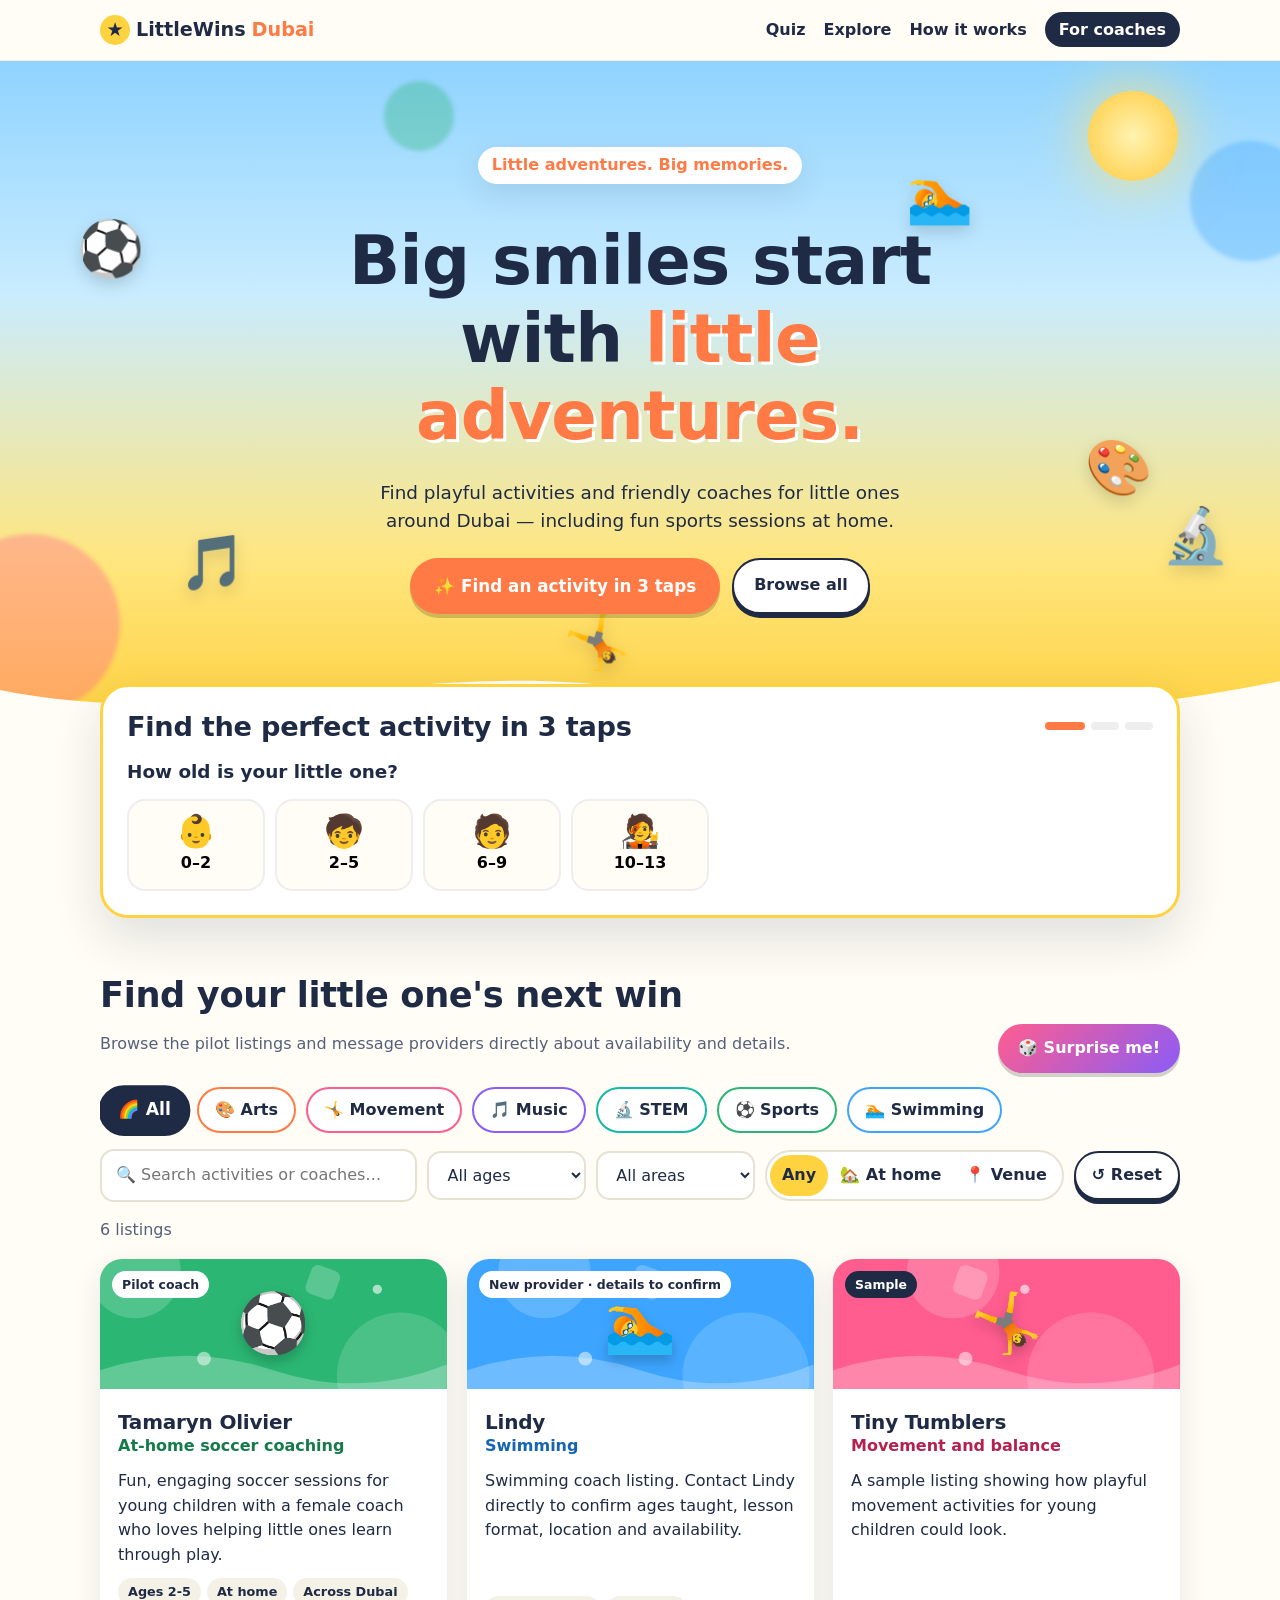
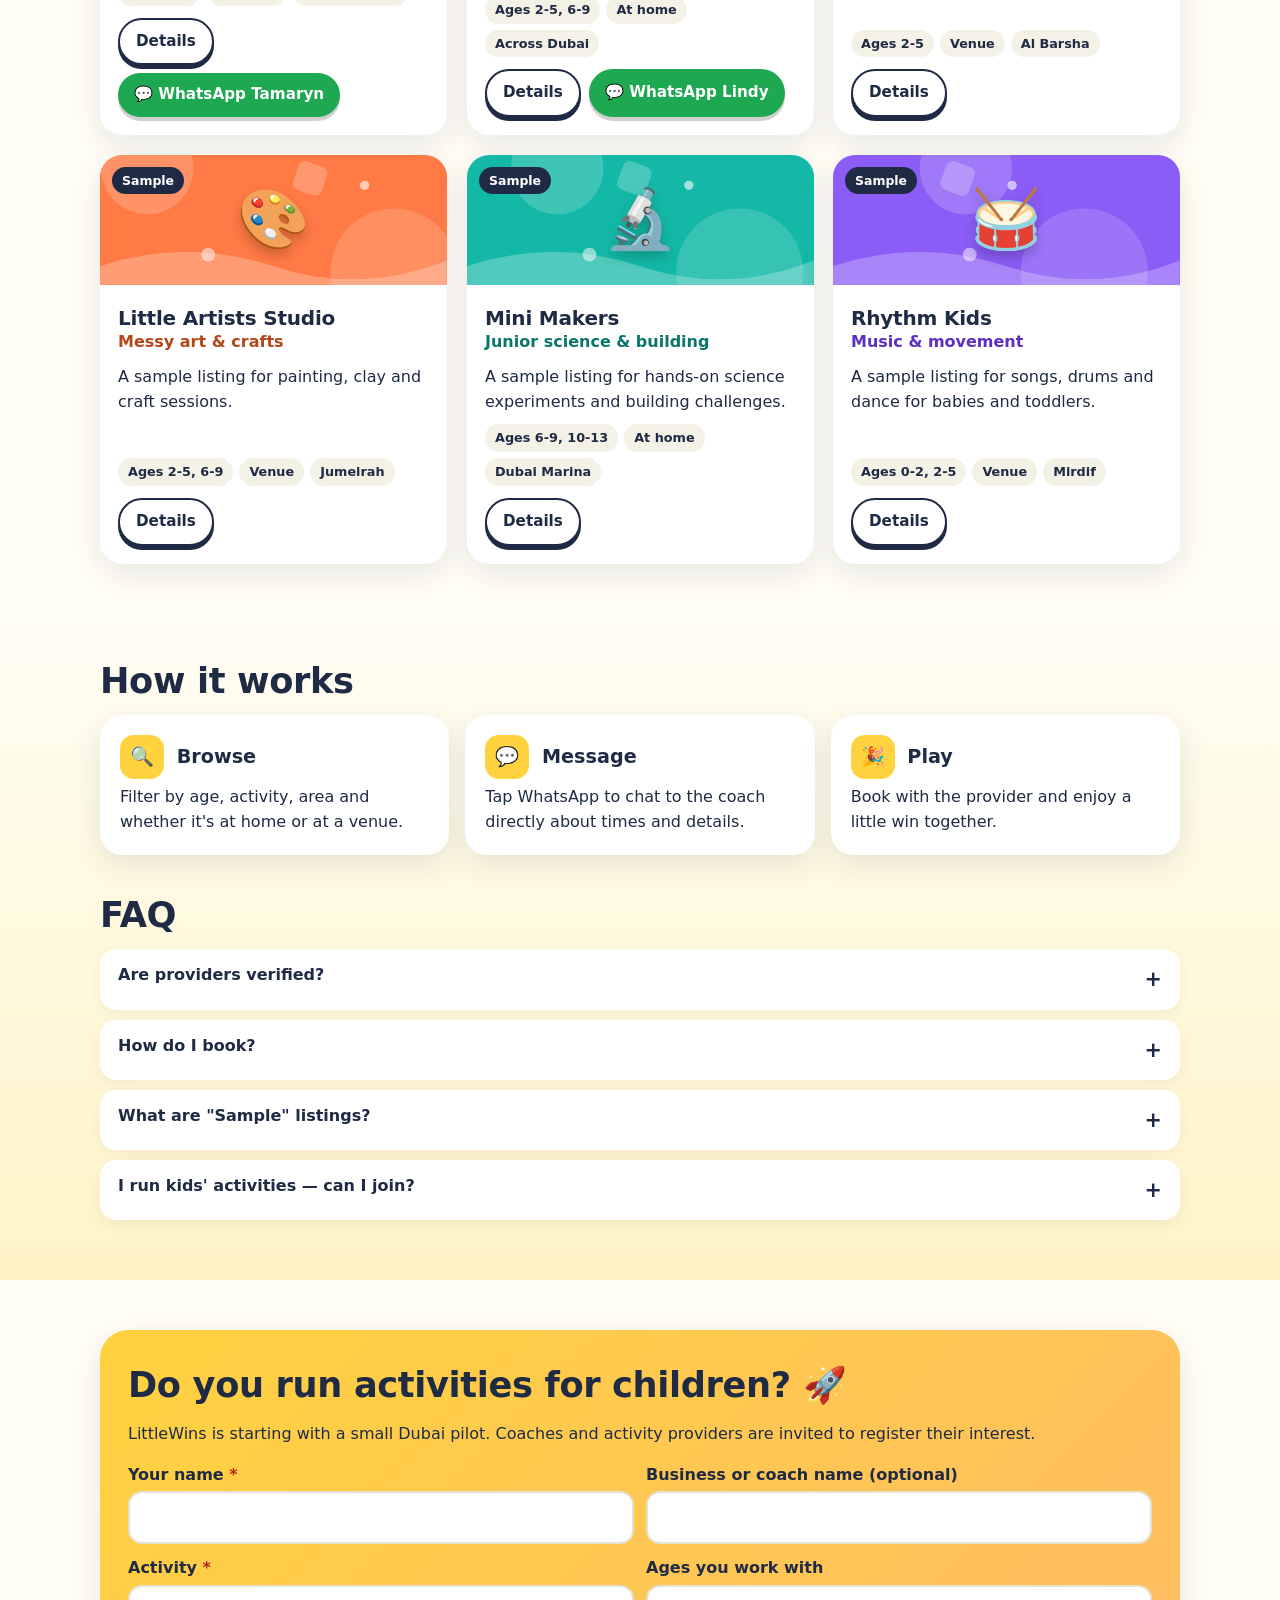
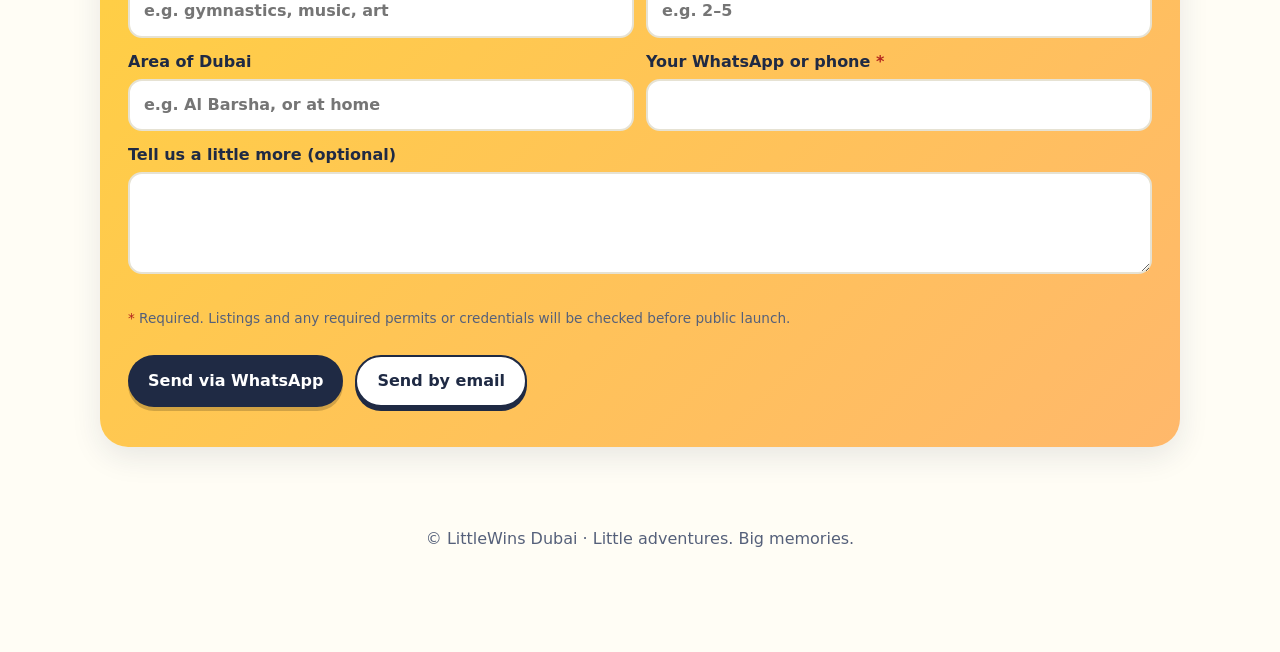
<file: index.html>
<!doctype html><html lang="en"><head><meta charset="utf-8">
<meta name="viewport" content="width=device-width,initial-scale=1,viewport-fit=cover">
<title>LittleWins Dubai — Fun kids' activities & coaches in Dubai</title>
<meta name="description" content="Find playful activities and friendly coaches for little ones around Dubai, including sports sessions at home. Little adventures. Big memories.">
<meta name="theme-color" content="#FFD23F">
<meta property="og:type" content="website"><meta property="og:title" content="LittleWins Dubai">
<meta property="og:description" content="Little adventures. Big memories. Find fun kids' activities and coaches around Dubai.">
<meta property="og:image" content="og.png"><meta name="twitter:card" content="summary_large_image">
<link rel="icon" href="data:image/svg+xml,<svg xmlns='http://www.w3.org/2000/svg' viewBox='0 0 100 100'><text y='.9em' font-size='90'>⚽</text></svg>">
<link rel="stylesheet" href="style.css"></head><body>
<a class="skip" href="#browse">Skip to activities</a>
<header class="top"><div class="wrap bar"><a href="#" class="logo"><span class="lg-dot" aria-hidden="true">★</span>LittleWins <span>Dubai</span></a>
<nav aria-label="Main"><a href="#quiz">Quiz</a><a href="#browse">Explore</a><a href="#how">How it works</a><a href="#join" class="pill">For coaches</a></nav></div></header>
<main>
<section class="hero" id="top">
<div class="sky" aria-hidden="true"><span class="sun"></span><span class="cloud c1"></span><span class="cloud c2"></span>
<span class="fl f1" data-depth="0.3">⚽</span><span class="fl f2" data-depth="0.6">🎨</span><span class="fl f3" data-depth="0.4">🎵</span><span class="fl f4" data-depth="0.7">🏊</span><span class="fl f5" data-depth="0.5">🤸</span><span class="fl f6" data-depth="0.35">🔬</span>
<span class="blob b1"></span><span class="blob b2"></span><span class="blob b3"></span></div>
<div class="wrap hero-in">
<p class="kicker">Little adventures. Big memories.</p>
<h1 class="pop-words" aria-label="Big smiles start with little adventures."><span>Big</span> <span>smiles</span> <span>start</span> <span>with</span> <span class="hl">little</span> <span class="hl">adventures.</span></h1>
<p class="lead">Find playful activities and friendly coaches for little ones around Dubai — including fun sports sessions at home.</p>
<div class="cta"><a class="btn big" href="#quiz">✨ Find an activity in 3 taps</a><a class="btn ghost" href="#browse">Browse all</a></div>
</div>
<svg class="wave" viewBox="0 0 1440 80" preserveAspectRatio="none" aria-hidden="true"><path d="M0 40 C 240 90 480 0 720 40 S 1200 80 1440 30 V80 H0Z" fill="#FFFDF5"/></svg>
</section>

<section id="quiz" class="wrap reveal"><div class="quiz">
<div class="qhead"><h2>Find the perfect activity in 3 taps</h2><div class="dots" aria-hidden="true"><i></i><i></i><i></i></div></div>
<div class="qstep" data-step="0"><p class="qq">How old is your little one?</p><div class="opts">
<button type="button" data-v="0-2"><b>👶</b>0–2</button><button type="button" data-v="2-5"><b>🧒</b>2–5</button><button type="button" data-v="6-9"><b>🧑</b>6–9</button><button type="button" data-v="10-13"><b>🧑‍🎤</b>10–13</button></div></div>
<div class="qstep" data-step="1" hidden><p class="qq">What do they love?</p><div class="opts" id="qcats"></div></div>
<div class="qstep" data-step="2" hidden><p class="qq">At home or out and about?</p><div class="opts">
<button type="button" data-v="At home"><b>🏡</b>At home</button><button type="button" data-v="Venue"><b>📍</b>Out at a venue</button><button type="button" data-v=""><b>🤷</b>Either</button></div></div>
<div class="qstep" data-step="3" hidden><p class="qq" id="qres" aria-live="polite"></p><div class="cta"><a class="btn" href="#browse">See matches ↓</a><button type="button" class="btn ghost" id="qagain">Start again</button></div></div>
</div></section>

<section id="browse" class="wrap reveal"><div class="bhead"><div><h2>Find your little one's next win</h2>
<p class="muted">Browse the pilot listings and message providers directly about availability and details.</p></div>
<button type="button" id="surprise" class="btn surprise">🎲 Surprise me!</button></div>
<div class="cats" id="cats" role="group" aria-label="Category"></div>
<div class="filters">
<label class="full"><span class="sr">Search</span><input id="q" type="search" placeholder="🔍 Search activities or coaches…"></label>
<label><span class="sr">Age</span><select id="age"><option value="">All ages</option><option value="0-2">0–2 yrs</option><option value="2-5">2–5 yrs</option><option value="6-9">6–9 yrs</option><option value="10-13">10–13 yrs</option></select></label>
<label><span class="sr">Area</span><select id="area"><option value="">All areas</option></select></label>
<div class="seg" role="group" aria-label="Where"><button type="button" data-s="" aria-pressed="true">Any</button><button type="button" data-s="At home" aria-pressed="false">🏡 At home</button><button type="button" data-s="Venue" aria-pressed="false">📍 Venue</button></div>
<button type="button" id="reset" class="btn ghost reset">↺ Reset</button>
</div>
<p id="count" class="muted" aria-live="polite"></p>
<div id="list" class="grid"></div></section>

<section id="how" class="band"><div class="wrap"><h2 class="reveal">How it works</h2><ol class="steps">
<li class="reveal"><b><em>🔍</em> Browse</b><span>Filter by age, activity, area and whether it's at home or at a venue.</span></li>
<li class="reveal"><b><em>💬</em> Message</b><span>Tap WhatsApp to chat to the coach directly about times and details.</span></li>
<li class="reveal"><b><em>🎉</em> Play</b><span>Book with the provider and enjoy a little win together.</span></li></ol>
<h2 class="reveal">FAQ</h2><div class="faq reveal">
<details><summary>Are providers verified?</summary><p>We're a small pilot. Always ask providers about their experience, any required permits and safeguarding before booking.</p></details>
<details><summary>How do I book?</summary><p>Message the provider on WhatsApp. Bookings and arrangements are made directly with them.</p></details>
<details><summary>What are "Sample" listings?</summary><p>They show how listings will look. They aren't real providers and can't be booked.</p></details>
<details><summary>I run kids' activities — can I join?</summary><p>Yes! Fill in the short form below and we'll be in touch.</p></details></div>
</div></section>

<section id="join" class="wrap reveal"><div class="join"><h2>Do you run activities for children? 🚀</h2>
<p>LittleWins is starting with a small Dubai pilot. Coaches and activity providers are invited to register their interest.</p>
<form id="form" novalidate>
<label>Your name <span class="req" aria-hidden="true">*</span><input name="name" required aria-required="true" autocomplete="name"></label>
<label>Business or coach name (optional)<input name="business"></label>
<label>Activity <span class="req" aria-hidden="true">*</span><input name="activity" required aria-required="true" placeholder="e.g. gymnastics, music, art"></label>
<label>Ages you work with<input name="ages" placeholder="e.g. 2–5"></label>
<label>Area of Dubai<input name="area" placeholder="e.g. Al Barsha, or at home"></label>
<label>Your WhatsApp or phone <span class="req" aria-hidden="true">*</span><input name="phone" required aria-required="true" type="tel" autocomplete="tel"></label>
<label class="full">Tell us a little more (optional)<textarea name="notes" rows="3"></textarea></label>
<p class="muted small full"><span class="req">*</span> Required. Listings and any required permits or credentials will be checked before public launch.</p>
<div class="cta full"><button class="btn" type="submit" data-via="wa">Send via WhatsApp</button><button class="btn ghost" type="submit" data-via="mail">Send by email</button></div>
<p id="err" class="err full" role="alert"></p></form>
<div id="thanks" class="thanks" hidden tabindex="-1"><div class="big-emoji" aria-hidden="true">🎉</div><h3>Thank you!</h3><p>Your details are ready to send — just press send in the app that opened. We'll be in touch soon.</p></div>
</div></section>
</main>
<dialog id="dlg" aria-labelledby="dlg-t"><div id="dlg-body"></div><button class="close" aria-label="Close">✕</button></dialog>
<footer class="wrap foot">© LittleWins Dubai · Little adventures. Big memories.</footer>
<nav class="dock" aria-label="Quick actions"><a href="#browse"><b>🔍</b>Explore</a><a href="#quiz"><b>✨</b>Quiz</a><button type="button" id="dock-surprise"><b>🎲</b>Surprise</button><a href="#join"><b>🙋</b>Join</a></nav>
<canvas id="confetti" aria-hidden="true"></canvas>
<script src="data.js"></script><script src="app.js"></script></body></html>
</file>
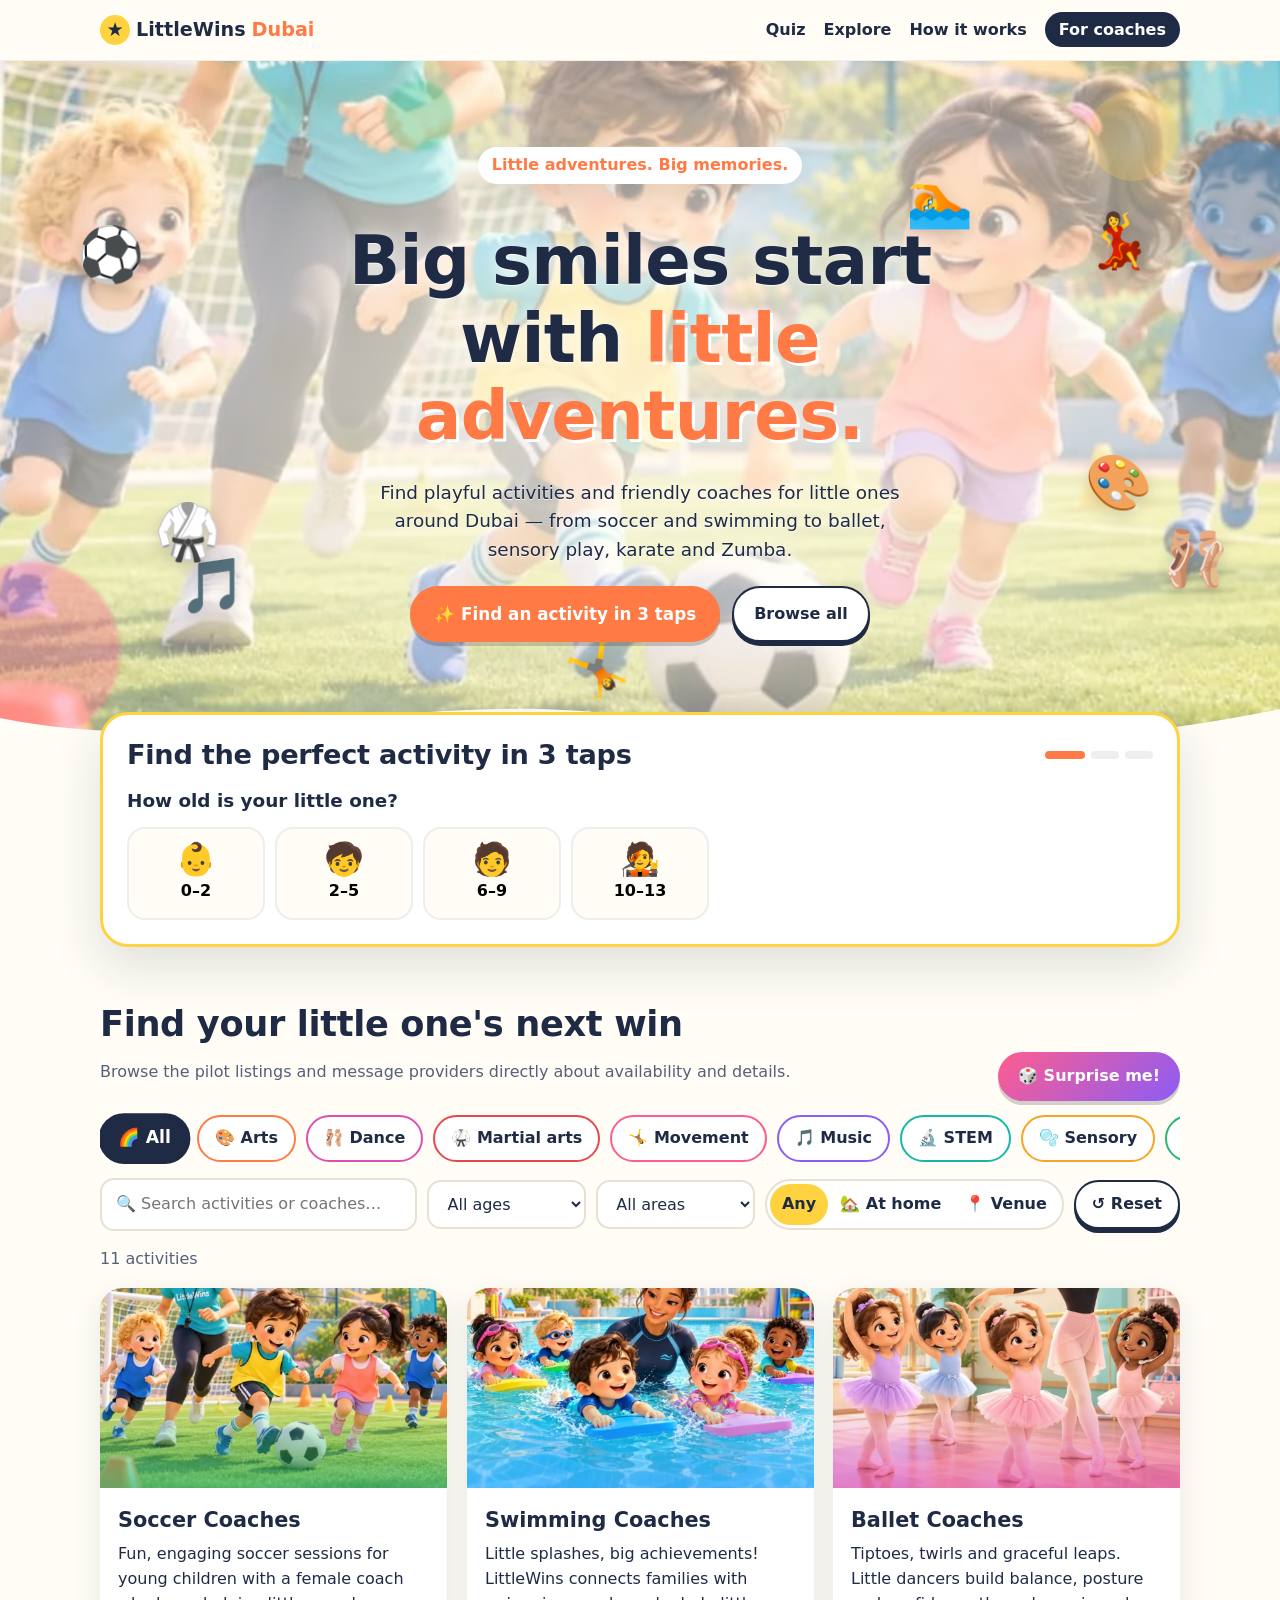
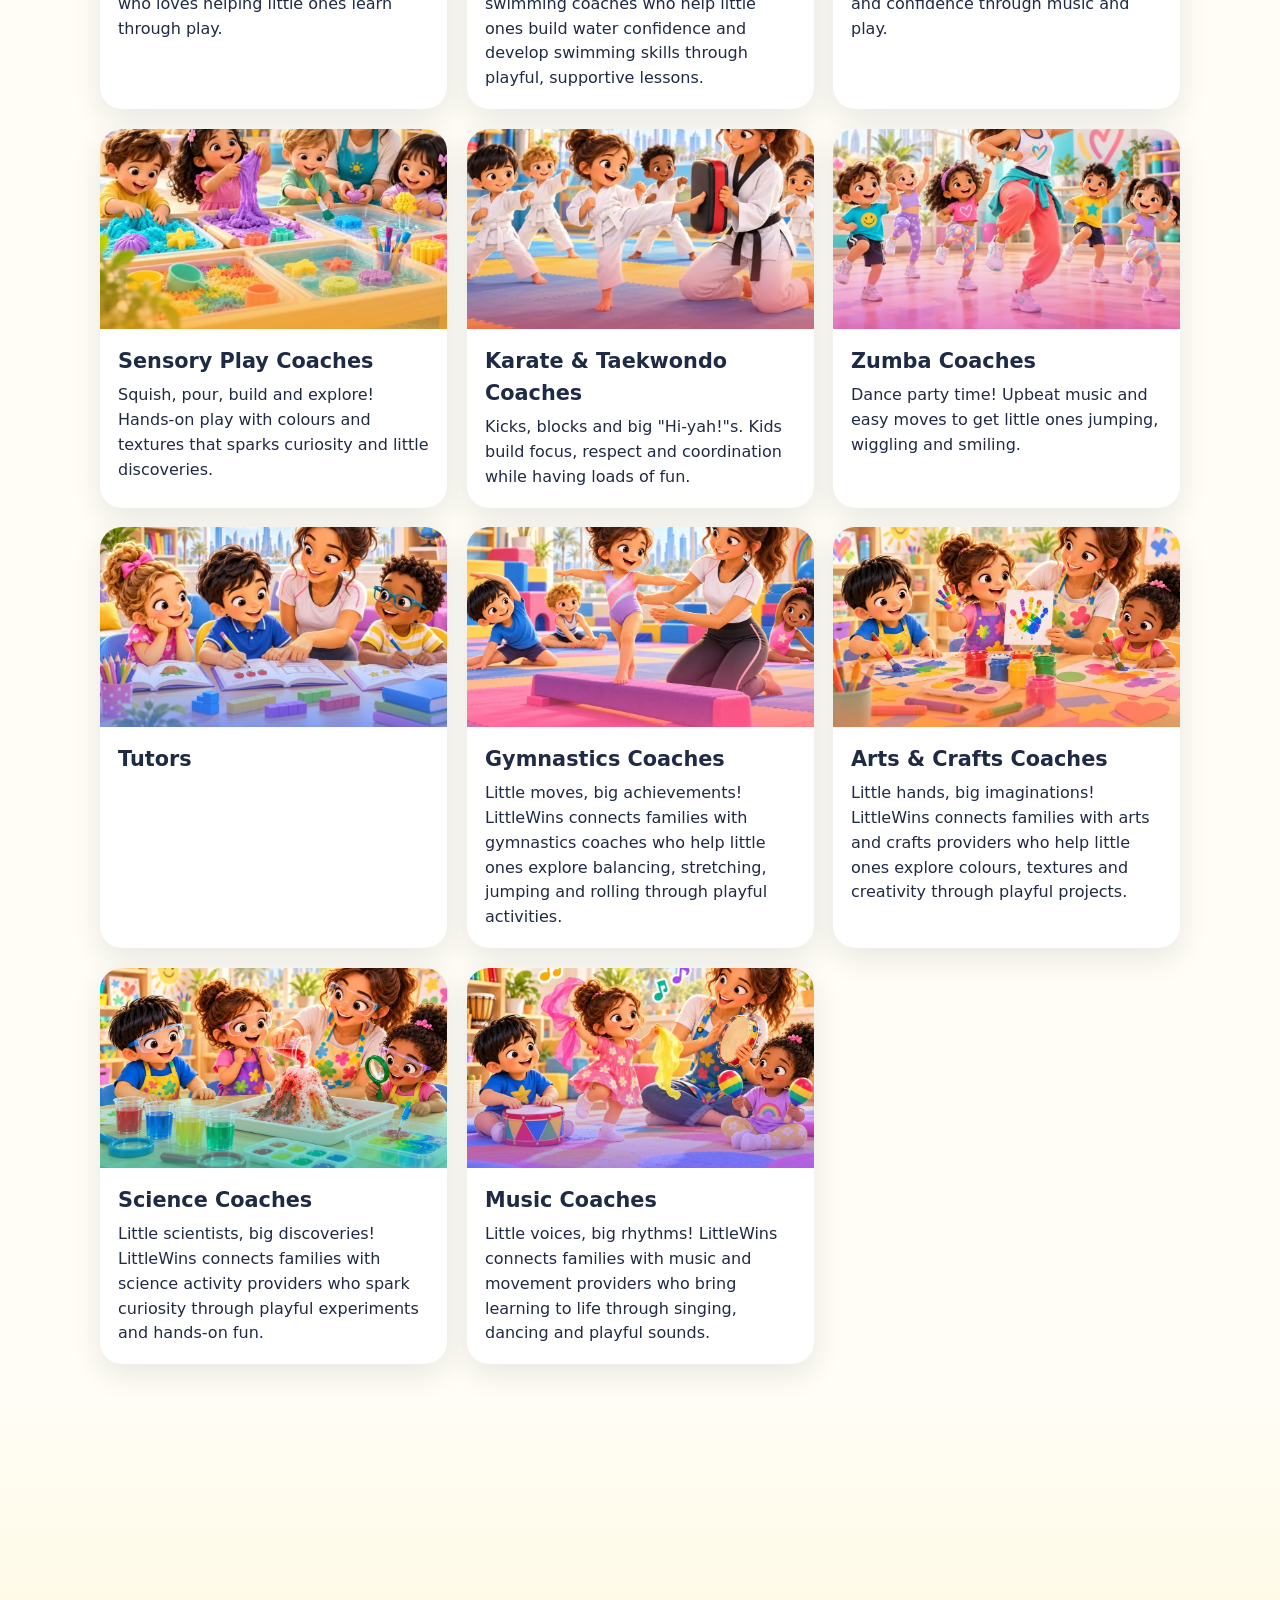
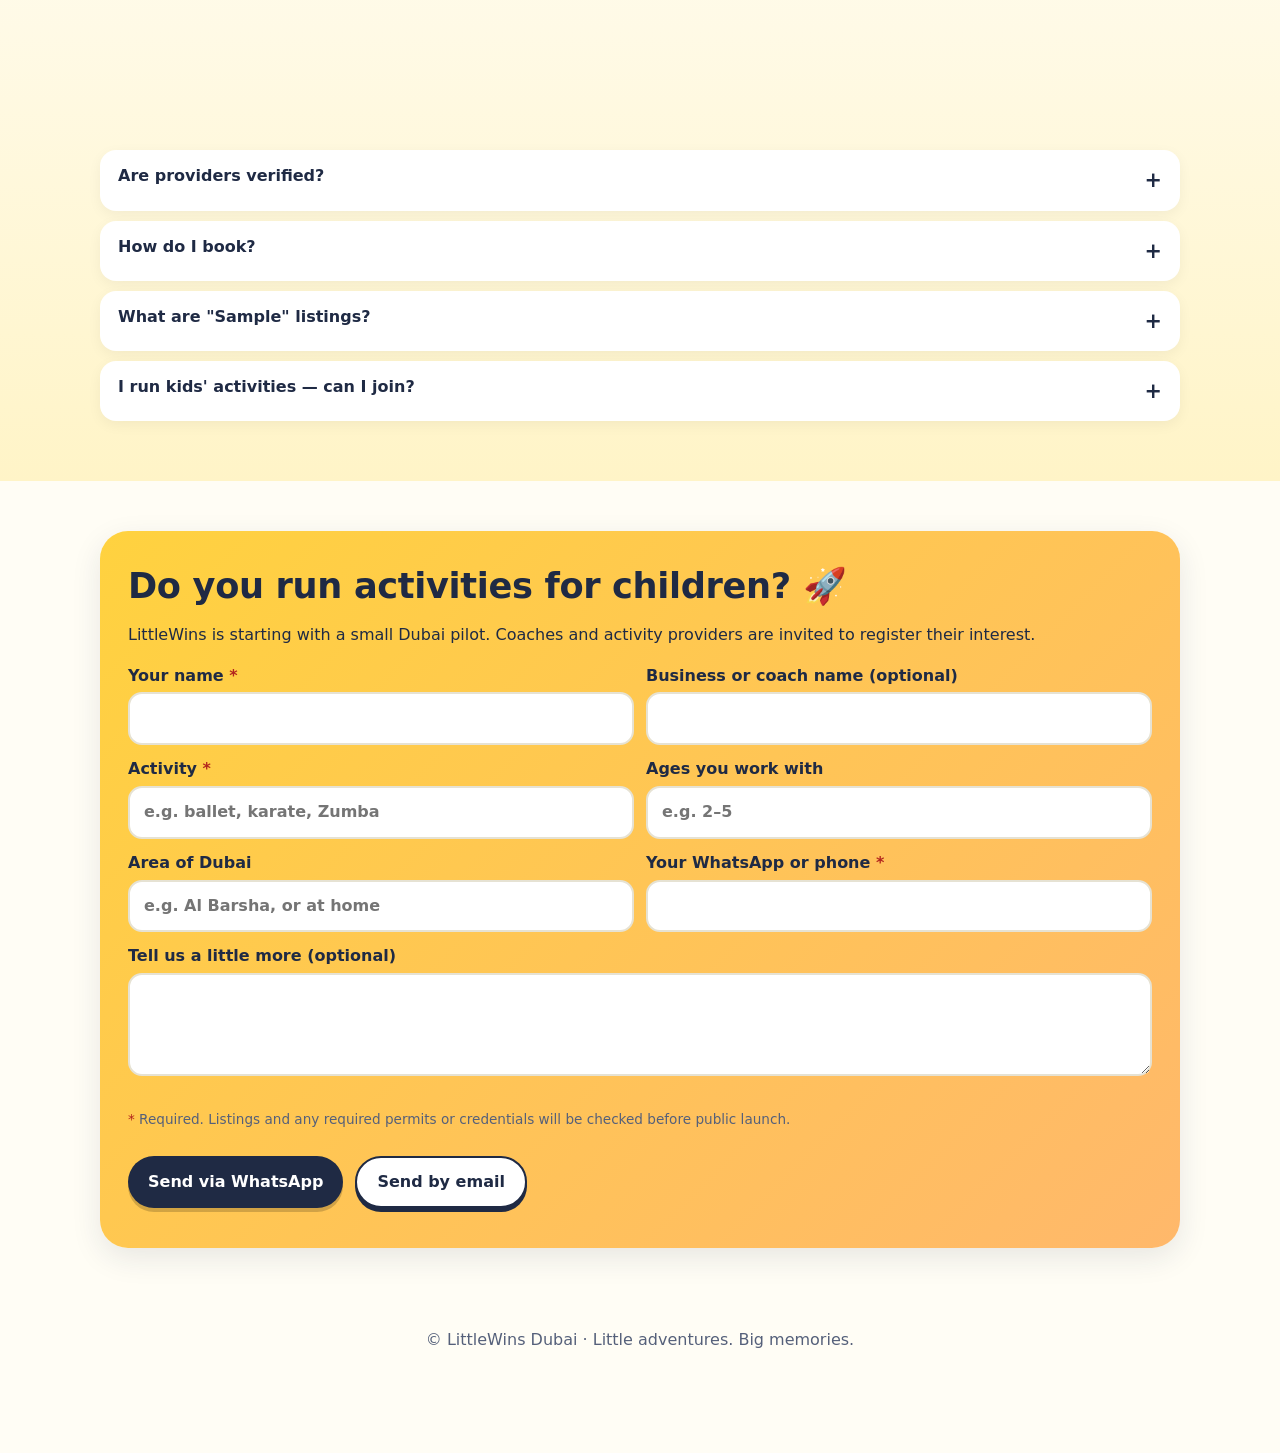
<file: preview/index.html>
<!doctype html><html lang="en"><head><meta charset="utf-8"><meta name="robots" content="noindex">
<meta name="viewport" content="width=device-width,initial-scale=1,viewport-fit=cover">
<title>LittleWins Dubai — Fun kids' activities & coaches in Dubai</title>
<meta name="description" content="Find playful activities and friendly coaches for little ones around Dubai, including sports sessions at home. Little adventures. Big memories.">
<meta name="theme-color" content="#FFD23F">
<meta property="og:type" content="website"><meta property="og:title" content="LittleWins Dubai">
<meta property="og:description" content="Little adventures. Big memories. Find fun kids' activities and coaches around Dubai.">
<meta property="og:image" content="../og.png"><meta name="twitter:card" content="summary_large_image">
<link rel="icon" href="data:image/svg+xml,<svg xmlns='http://www.w3.org/2000/svg' viewBox='0 0 100 100'><text y='.9em' font-size='90'>⚽</text></svg>">
<link rel="stylesheet" href="style.css"></head><body>
<a class="skip" href="#browse">Skip to activities</a>
<header class="top"><div class="wrap bar"><a href="#" class="logo"><span class="lg-dot" aria-hidden="true">★</span>LittleWins <span>Dubai</span></a>
<nav aria-label="Main"><a href="#quiz">Quiz</a><a href="#browse">Explore</a><a href="#how">How it works</a><a href="#join" class="pill">For coaches</a></nav></div></header>
<main>
<section class="hero" id="top">
<div class="hero-bg" aria-hidden="true"><span class="slide" style="background-image:url(img/soccer.webp)"></span><span class="slide" style="background-image:url(img/ballet.webp)"></span><span class="slide" style="background-image:url(img/swimming.webp)"></span><span class="slide" style="background-image:url(img/karate.webp)"></span><span class="slide" style="background-image:url(img/zumba.webp)"></span><span class="slide" style="background-image:url(img/sensory.webp)"></span><span class="slide" style="background-image:url(img/gymnastics.webp)"></span><span class="slide" style="background-image:url(img/artists.webp)"></span><span class="slide" style="background-image:url(img/minimakers.webp)"></span><span class="slide" style="background-image:url(img/rhythm.webp)"></span></div><div class="sky" aria-hidden="true"><span class="sun"></span><span class="cloud c1"></span><span class="cloud c2"></span>
<span class="fl f1" data-depth="0.3">⚽</span><span class="fl f2" data-depth="0.6">🎨</span><span class="fl f3" data-depth="0.4">🎵</span><span class="fl f4" data-depth="0.7">🏊</span><span class="fl f5" data-depth="0.5">🤸</span><span class="fl f6" data-depth="0.35">🩰</span><span class="fl f7" data-depth="0.45">🥋</span><span class="fl f8" data-depth="0.55">💃</span>
<span class="blob b1"></span><span class="blob b2"></span><span class="blob b3"></span></div>
<div class="wrap hero-in">
<p class="kicker">Little adventures. Big memories.</p>
<h1 class="pop-words" aria-label="Big smiles start with little adventures."><span>Big</span> <span>smiles</span> <span>start</span> <span>with</span> <span class="hl">little</span> <span class="hl">adventures.</span></h1>
<p class="lead">Find playful activities and friendly coaches for little ones around Dubai — from soccer and swimming to ballet, sensory play, karate and Zumba.</p>
<div class="cta"><a class="btn big" href="#quiz">✨ Find an activity in 3 taps</a><a class="btn ghost" href="#browse">Browse all</a></div>
</div>
<svg class="wave" viewBox="0 0 1440 80" preserveAspectRatio="none" aria-hidden="true"><path d="M0 40 C 240 90 480 0 720 40 S 1200 80 1440 30 V80 H0Z" fill="#FFFDF5"/></svg>
</section>

<section id="quiz" class="wrap reveal"><div class="quiz">
<div class="qhead"><h2>Find the perfect activity in 3 taps</h2><div class="dots" aria-hidden="true"><i></i><i></i><i></i></div></div>
<div class="qstep" data-step="0"><p class="qq">How old is your little one?</p><div class="opts">
<button type="button" data-v="0-2"><b>👶</b>0–2</button><button type="button" data-v="2-5"><b>🧒</b>2–5</button><button type="button" data-v="6-9"><b>🧑</b>6–9</button><button type="button" data-v="10-13"><b>🧑‍🎤</b>10–13</button></div></div>
<div class="qstep" data-step="1" hidden><p class="qq">What do they love?</p><div class="opts" id="qcats"></div></div>
<div class="qstep" data-step="2" hidden><p class="qq">At home or out and about?</p><div class="opts">
<button type="button" data-v="At home"><b>🏡</b>At home</button><button type="button" data-v="Venue"><b>📍</b>Out at a venue</button><button type="button" data-v=""><b>🤷</b>Either</button></div></div>
<div class="qstep" data-step="3" hidden><p class="qq" id="qres" aria-live="polite"></p><div class="cta"><a class="btn" href="#browse">See matches ↓</a><button type="button" class="btn ghost" id="qagain">Start again</button></div></div>
</div></section>

<section id="browse" class="wrap reveal"><div class="bhead"><div><h2>Find your little one's next win</h2>
<p class="muted">Browse the pilot listings and message providers directly about availability and details.</p></div>
<button type="button" id="surprise" class="btn surprise">🎲 Surprise me!</button></div>
<div class="cats" id="cats" role="group" aria-label="Category"></div>
<div class="filters">
<label class="full"><span class="sr">Search</span><input id="q" type="search" placeholder="🔍 Search activities or coaches…"></label>
<label><span class="sr">Age</span><select id="age"><option value="">All ages</option><option value="0-2">0–2 yrs</option><option value="2-5">2–5 yrs</option><option value="6-9">6–9 yrs</option><option value="10-13">10–13 yrs</option></select></label>
<label><span class="sr">Area</span><select id="area"><option value="">All areas</option></select></label>
<div class="seg" role="group" aria-label="Where"><button type="button" data-s="" aria-pressed="true">Any</button><button type="button" data-s="At home" aria-pressed="false">🏡 At home</button><button type="button" data-s="Venue" aria-pressed="false">📍 Venue</button></div>
<button type="button" id="reset" class="btn ghost reset">↺ Reset</button>
</div>
<p id="count" class="muted" aria-live="polite"></p>
<div id="list" class="grid"></div></section>

<section id="how" class="band"><div class="wrap"><h2 class="reveal">How it works</h2><ol class="steps">
<li class="reveal"><b><em>🔍</em> Browse</b><span>Filter by age, activity, area and whether it's at home or at a venue.</span></li>
<li class="reveal"><b><em>💬</em> Message</b><span>Tap WhatsApp to chat to the coach directly about times and details.</span></li>
<li class="reveal"><b><em>🎉</em> Play</b><span>Book with the provider and enjoy a little win together.</span></li></ol>
<h2 class="reveal">FAQ</h2><div class="faq reveal">
<details><summary>Are providers verified?</summary><p>We're a small pilot. Always ask providers about their experience, any required permits and safeguarding before booking.</p></details>
<details><summary>How do I book?</summary><p>Message the provider on WhatsApp. Bookings and arrangements are made directly with them.</p></details>
<details><summary>What are "Sample" listings?</summary><p>They show how listings will look. They aren't real providers and can't be booked.</p></details>
<details><summary>I run kids' activities — can I join?</summary><p>Yes! Fill in the short form below and we'll be in touch.</p></details></div>
</div></section>

<section id="join" class="wrap reveal"><div class="join"><h2>Do you run activities for children? 🚀</h2>
<p>LittleWins is starting with a small Dubai pilot. Coaches and activity providers are invited to register their interest.</p>
<form id="form" novalidate>
<label>Your name <span class="req" aria-hidden="true">*</span><input name="name" required aria-required="true" autocomplete="name"></label>
<label>Business or coach name (optional)<input name="business"></label>
<label>Activity <span class="req" aria-hidden="true">*</span><input name="activity" required aria-required="true" placeholder="e.g. ballet, karate, Zumba"></label>
<label>Ages you work with<input name="ages" placeholder="e.g. 2–5"></label>
<label>Area of Dubai<input name="area" placeholder="e.g. Al Barsha, or at home"></label>
<label>Your WhatsApp or phone <span class="req" aria-hidden="true">*</span><input name="phone" required aria-required="true" type="tel" autocomplete="tel"></label>
<label class="full">Tell us a little more (optional)<textarea name="notes" rows="3"></textarea></label>
<p class="muted small full"><span class="req">*</span> Required. Listings and any required permits or credentials will be checked before public launch.</p>
<div class="cta full"><button class="btn" type="submit" data-via="wa">Send via WhatsApp</button><button class="btn ghost" type="submit" data-via="mail">Send by email</button></div>
<p id="err" class="err full" role="alert"></p></form>
<div id="thanks" class="thanks" hidden tabindex="-1"><div class="big-emoji" aria-hidden="true">🎉</div><h3>Thank you!</h3><p>Your details are ready to send — just press send in the app that opened. We'll be in touch soon.</p></div>
</div></section>
</main>
<dialog id="dlg" aria-labelledby="dlg-t"><div id="dlg-body"></div><button class="close" aria-label="Close">✕</button></dialog>
<footer class="wrap foot">© LittleWins Dubai · Little adventures. Big memories.</footer>
<nav class="dock" aria-label="Quick actions"><a href="#browse"><b>🔍</b>Explore</a><a href="#quiz"><b>✨</b>Quiz</a><button type="button" id="dock-surprise"><b>🎲</b>Surprise</button><a href="#join"><b>🙋</b>Join</a></nav>
<canvas id="confetti" aria-hidden="true"></canvas>
<script src="data.js"></script><script src="app.js"></script></body></html>
</file>
<file: style.css>
:root{--y:#FFD23F;--y2:#FFE680;--ink:#1F2A44;--mut:#55607a;--bg:#FFFDF5;--card:#fff;--o:#FF7A45;--p:#FF5D8F;--b:#3DA5FF;--g:#2BB673;--v:#8B5CF6;--t:#14B8A6;--wa:#1DA851;--r:22px;--sh:0 10px 30px rgba(31,42,68,.10)}
[hidden]{display:none!important}
*{box-sizing:border-box}html{scroll-behavior:smooth}
body{margin:0;font:16px/1.55 ui-rounded,"SF Pro Rounded","Nunito",system-ui,-apple-system,"Segoe UI",Roboto,sans-serif;color:var(--ink);background:var(--bg);overflow-x:hidden}
.wrap{max-width:1120px;margin:0 auto;padding:0 20px}
h1,h2,h3{line-height:1.15;margin:.2em 0 .4em;letter-spacing:-.01em}h2{font-size:clamp(1.5rem,4vw,2.2rem)}
a{color:inherit}.muted{color:var(--mut)}.small{font-size:.85rem}
.sr{position:absolute;width:1px;height:1px;overflow:hidden;clip:rect(0 0 0 0)}
.skip{position:absolute;left:-999px;top:8px;background:#fff;padding:8px 12px;border-radius:8px;z-index:99}.skip:focus{left:8px}
:focus-visible{outline:3px solid var(--v);outline-offset:3px;border-radius:10px}
.top{position:sticky;top:0;z-index:20;background:rgba(255,253,245,.85);backdrop-filter:blur(10px);border-bottom:1px solid rgba(0,0,0,.05)}
.bar{display:flex;align-items:center;justify-content:space-between;height:60px}
.logo{font-weight:900;font-size:1.2rem;text-decoration:none;display:flex;align-items:center;gap:6px}.logo span:last-child{color:var(--o)}
.lg-dot{display:inline-grid;place-items:center;width:30px;height:30px;border-radius:50%;background:var(--y);animation:spin 8s linear infinite}
.top nav a{margin-left:18px;text-decoration:none;font-weight:700}.top nav .pill{background:var(--ink);color:#fff;padding:8px 14px;border-radius:99px}
.btn{display:inline-flex;align-items:center;justify-content:center;gap:6px;border:0;cursor:pointer;font:inherit;font-weight:800;padding:12px 20px;border-radius:99px;background:var(--ink);color:#fff;text-decoration:none;transition:transform .15s,box-shadow .2s,background .2s;box-shadow:0 4px 0 rgba(0,0,0,.18)}
.btn:hover{transform:translateY(-2px);box-shadow:0 7px 0 rgba(0,0,0,.18)}.btn:active{transform:translateY(2px) scale(.97);box-shadow:0 1px 0 rgba(0,0,0,.18)}
.btn.ghost{background:#fff;color:var(--ink);border:2px solid var(--ink);box-shadow:0 4px 0 var(--ink)}
.btn.big{font-size:1.05rem;padding:15px 24px;background:var(--o)}.btn.wa{background:var(--wa)}
/* hero */
.hero{position:relative;overflow:hidden;background:linear-gradient(180deg,#8FD3FF 0%,#C9ECFF 35%,var(--y2) 75%,var(--y) 100%);padding:70px 0 110px}
.hero-in{position:relative;z-index:2;max-width:760px;text-align:center}
.kicker{display:inline-block;background:#fff;padding:6px 14px;border-radius:99px;font-weight:800;color:var(--o);box-shadow:var(--sh);animation:drop .7s cubic-bezier(.3,1.6,.5,1) both}
h1{font-size:clamp(2.2rem,8vw,4.2rem);font-weight:900;margin:.35em 0}
.pop-words span{display:inline-block;animation:pop .6s cubic-bezier(.3,1.6,.5,1) both}
.pop-words span:nth-child(1){animation-delay:.1s}.pop-words span:nth-child(2){animation-delay:.2s}.pop-words span:nth-child(3){animation-delay:.3s}.pop-words span:nth-child(4){animation-delay:.4s}.pop-words span:nth-child(5){animation-delay:.55s}.pop-words span:nth-child(6){animation-delay:.7s}
.hl{color:var(--o);text-shadow:3px 3px 0 #fff}
.lead{font-size:1.15rem;max-width:560px;margin:0 auto 22px;animation:fade 1s .8s both}.hero .cta{justify-content:center;animation:fade 1s 1s both}
.cta{display:flex;gap:12px;flex-wrap:wrap}
.sky{position:absolute;inset:0;z-index:1;pointer-events:none}
.sun{position:absolute;top:30px;right:8%;width:90px;height:90px;border-radius:50%;background:radial-gradient(circle,#FFF3B0,#FFC93C);box-shadow:0 0 60px #FFE27A;animation:pulse 4s ease-in-out infinite}
.cloud{position:absolute;background:#fff;border-radius:99px;opacity:.85;height:28px}
.cloud::before,.cloud::after{content:"";position:absolute;background:#fff;border-radius:50%}
.c1{top:60px;left:-120px;width:110px;animation:drift 38s linear infinite}.c1::before{width:50px;height:50px;top:-24px;left:18px}.c1::after{width:36px;height:36px;top:-14px;left:56px}
.c2{top:150px;left:-160px;width:140px;animation:drift 52s linear 8s infinite}.c2::before{width:60px;height:60px;top:-30px;left:24px}.c2::after{width:44px;height:44px;top:-18px;left:74px}
.fl{position:absolute;font-size:clamp(28px,5vw,54px);filter:drop-shadow(0 6px 8px rgba(0,0,0,.15));animation:float 6s ease-in-out infinite;will-change:transform}
.f1{left:6%;top:22%}.f2{right:10%;top:55%;animation-delay:-1s}.f3{left:14%;bottom:18%;animation-delay:-2s}.f4{right:24%;top:14%;animation-delay:-3s}.f5{left:44%;bottom:6%;animation-delay:-4s}.f6{right:4%;bottom:22%;animation-delay:-5s}
.blob{position:absolute;border-radius:50%;opacity:.35;filter:blur(2px)}.b1{width:180px;height:180px;background:var(--p);left:-60px;bottom:10px}.b2{width:120px;height:120px;background:var(--b);right:-30px;top:80px}.b3{width:70px;height:70px;background:var(--g);left:30%;top:20px}
.wave{position:absolute;bottom:-1px;left:0;width:100%;height:70px;z-index:2}
/* quiz */
#quiz{margin-top:-40px;position:relative;z-index:3}
.quiz{background:#fff;border-radius:28px;padding:24px;box-shadow:0 20px 50px rgba(31,42,68,.14);border:3px solid var(--y)}
.qhead{display:flex;justify-content:space-between;align-items:center;gap:12px;flex-wrap:wrap}.qhead h2{font-size:clamp(1.25rem,4vw,1.7rem);margin:0}
.dots{display:flex;gap:6px}.dots i{width:28px;height:8px;border-radius:9px;background:#eee;transition:background .3s,width .3s}.dots i.on{background:var(--o);width:40px}
.qq{font-weight:800;font-size:1.15rem;margin:16px 0 12px}
.opts{display:grid;grid-template-columns:repeat(auto-fill,minmax(130px,1fr));gap:10px}
.opts button{font:inherit;font-weight:800;border:2px solid #eee;background:var(--bg);border-radius:18px;padding:14px 8px;cursor:pointer;display:flex;flex-direction:column;align-items:center;gap:4px;transition:transform .15s,border-color .2s,background .2s}
.opts button b{font-size:2rem;line-height:1}.opts button:hover{transform:translateY(-3px) rotate(-1deg);border-color:var(--y)}.opts button:active{transform:scale(.94)}
.qstep{animation:slidein .35s ease both}
/* browse */
#browse{padding-top:50px;padding-bottom:40px}
.bhead{display:flex;justify-content:space-between;align-items:flex-end;gap:16px;flex-wrap:wrap}
.surprise{background:linear-gradient(135deg,var(--p),var(--v));font-size:1rem}
.surprise.shake{animation:shake .5s}
.cats{display:flex;gap:10px;overflow-x:auto;padding:14px 2px 8px;scrollbar-width:none;-webkit-overflow-scrolling:touch}.cats::-webkit-scrollbar{display:none}
.chip{flex:none;font:inherit;font-weight:800;border:2px solid var(--c,#ddd);background:#fff;color:var(--ink);padding:9px 16px;border-radius:99px;cursor:pointer;transition:transform .2s cubic-bezier(.3,1.6,.5,1),background .2s,color .2s}
.chip:hover{transform:translateY(-2px)}.chip[aria-pressed=true]{background:var(--c,var(--ink));color:#fff;transform:scale(1.08)}
.chip.bump{animation:bump .4s}
.filters{display:grid;grid-template-columns:2fr 1fr 1fr auto auto;gap:10px;align-items:center;margin:8px 0 6px}
input,select,textarea{font:inherit;width:100%;padding:12px 14px;border:2px solid #e6e2d3;border-radius:14px;background:#fff;color:var(--ink);transition:border-color .2s,box-shadow .2s}
input:focus,select:focus,textarea:focus{border-color:var(--o);box-shadow:0 0 0 4px rgba(255,122,69,.18);outline:none}
.seg{display:flex;background:#fff;border:2px solid #e6e2d3;border-radius:99px;padding:3px}
.seg button{font:inherit;font-weight:700;border:0;background:none;padding:8px 12px;border-radius:99px;cursor:pointer;white-space:nowrap;color:var(--ink)}.seg button[aria-pressed=true]{background:var(--y)}
.reset{padding:10px 16px}
.grid{display:grid;grid-template-columns:repeat(auto-fill,minmax(290px,1fr));gap:20px;margin-top:10px}
.card{position:relative;background:var(--card);border-radius:var(--r);overflow:hidden;box-shadow:var(--sh);display:flex;flex-direction:column;transition:transform .25s cubic-bezier(.3,1.4,.5,1),box-shadow .25s;animation:cardin .45s cubic-bezier(.3,1.3,.5,1) both;animation-delay:calc(var(--i,0)*60ms)}
.card:hover{transform:translateY(-6px) rotate(-.4deg);box-shadow:0 18px 40px rgba(31,42,68,.18)}
.card.picked{animation:picked 1s ease;outline:4px solid var(--p);outline-offset:3px}
.card.roll{transform:scale(1.04);box-shadow:0 0 0 4px var(--y)}
.art{height:130px;position:relative;background:var(--c);display:grid;place-items:center;overflow:hidden}
.art svg{position:absolute;inset:0;width:100%;height:100%}
.art .em{position:relative;font-size:58px;filter:drop-shadow(0 6px 6px rgba(0,0,0,.2));transition:transform .3s cubic-bezier(.3,1.6,.5,1)}
.card:hover .art .em{transform:scale(1.18) rotate(-8deg)}
.cbody{padding:16px 18px 18px;display:flex;flex-direction:column;flex:1}
.cbody h3{margin:6px 0 0;font-size:1.25rem}.sub{margin:0 0 8px;color:var(--c2,var(--o));font-weight:800}
.cbody>p{margin:0 0 10px}
.badge{position:absolute;top:12px;left:12px;background:#fff;font-size:.78rem;font-weight:800;padding:4px 10px;border-radius:99px;z-index:2}
.badge.s{background:var(--ink);color:#fff}
.chips{display:flex;flex-wrap:wrap;gap:6px;margin:auto 0 12px}.chips span{background:#F4F1E6;font-size:.8rem;padding:4px 10px;border-radius:99px;font-weight:700}
.acts{display:flex;gap:8px;flex-wrap:wrap}.acts .btn{padding:10px 16px;font-size:.95rem}
.empty{grid-column:1/-1;text-align:center;padding:40px 20px;background:#fff;border-radius:var(--r);border:3px dashed var(--y);animation:cardin .4s both}
.empty .big-emoji{font-size:60px;display:inline-block;animation:wobble 2s ease-in-out infinite}
/* how */
.band{background:linear-gradient(180deg,var(--bg),#FFF4C7);padding:50px 0}
.steps{list-style:none;padding:0;display:grid;grid-template-columns:repeat(3,1fr);gap:16px;margin:0 0 40px}
.steps li{background:#fff;border-radius:var(--r);padding:20px;box-shadow:var(--sh);display:flex;flex-direction:column;gap:6px;transition:transform .2s}.steps li:hover{transform:translateY(-4px) rotate(.5deg)}
.steps b{font-size:1.2rem}.steps em{font-style:normal;display:inline-grid;place-items:center;width:44px;height:44px;border-radius:14px;background:var(--y);margin-right:6px}
.faq details{background:#fff;border-radius:16px;padding:14px 18px;margin:0 0 10px;box-shadow:0 4px 14px rgba(0,0,0,.05)}
.faq summary{font-weight:800;cursor:pointer;list-style:none;display:flex;justify-content:space-between}.faq summary::after{content:"+";font-size:1.3rem;transition:transform .2s}.faq details[open] summary::after{transform:rotate(45deg)}
.faq details p{margin:8px 0 0;animation:fade .3s}
/* join */
#join{padding:50px 20px 60px}
.join{background:linear-gradient(135deg,var(--y),#FFB86B);border-radius:28px;padding:28px;box-shadow:var(--sh)}
#form{display:grid;grid-template-columns:1fr 1fr;gap:12px;margin-top:14px}#form label{font-weight:700;display:block}#form label input,#form label textarea{margin-top:4px}#form .full{grid-column:1/-1}
#form [aria-invalid=true]{border-color:#D0342C;animation:shake .4s}.req{color:#B3261E}.err{color:#8E1B14;font-weight:800;margin:0}
.thanks{text-align:center;background:#fff;border-radius:22px;padding:30px;animation:pop .6s cubic-bezier(.3,1.6,.5,1)}.thanks .big-emoji{font-size:64px;animation:wobble 1.5s ease-in-out infinite;display:inline-block}
.foot{padding:20px 20px 100px;text-align:center;color:var(--mut)}
dialog{border:0;border-radius:26px;padding:0;max-width:520px;width:calc(100% - 28px);box-shadow:0 30px 80px rgba(0,0,0,.3);color:var(--ink)}
dialog[open]{animation:dlgin .4s cubic-bezier(.3,1.5,.5,1)}dialog::backdrop{background:rgba(31,42,68,.5);backdrop-filter:blur(3px)}
#dlg-body .art{height:150px}#dlg-body .cbody{padding:20px 22px 22px}
.close{position:absolute;top:10px;right:10px;width:40px;height:40px;border-radius:50%;border:0;background:#fff;font-size:1.1rem;cursor:pointer;box-shadow:var(--sh);z-index:3}
.dock{display:none}
#confetti{position:fixed;inset:0;pointer-events:none;z-index:100;width:100%;height:100%}
.reveal{opacity:0;transform:translateY(24px);transition:opacity .6s ease,transform .6s cubic-bezier(.3,1.3,.5,1)}.reveal.in{opacity:1;transform:none}
@keyframes pop{0%{opacity:0;transform:translateY(30px) scale(.6)}100%{opacity:1;transform:none}}
@keyframes drop{0%{opacity:0;transform:translateY(-30px)}100%{opacity:1;transform:none}}
@keyframes fade{from{opacity:0}to{opacity:1}}
@keyframes float{0%,100%{translate:0 0;rotate:-6deg}50%{translate:0 -18px;rotate:8deg}}
@keyframes drift{to{transform:translateX(calc(100vw + 300px))}}
@keyframes pulse{50%{transform:scale(1.08)}}
@keyframes spin{to{transform:rotate(360deg)}}
@keyframes slidein{from{opacity:0;transform:translateX(30px)}to{opacity:1;transform:none}}
@keyframes cardin{from{opacity:0;transform:translateY(20px) scale(.95)}to{opacity:1;transform:none}}
@keyframes picked{0%{transform:scale(1)}30%{transform:scale(1.07) rotate(-2deg)}60%{transform:scale(.98) rotate(1deg)}100%{transform:scale(1)}}
@keyframes shake{20%,60%{transform:translateX(-5px)}40%,80%{transform:translateX(5px)}}
@keyframes bump{50%{transform:scale(1.18)}}
@keyframes wobble{50%{transform:rotate(-12deg) scale(1.1)}}
@keyframes dlgin{from{opacity:0;transform:translateY(40px) scale(.9)}to{opacity:1;transform:none}}
@media (max-width:820px){
.top nav a:not(.pill){display:none}
.filters{grid-template-columns:1fr 1fr}.filters .full,.seg{grid-column:1/-1}.seg button{flex:1}.reset{grid-column:1/-1}
.steps{grid-template-columns:1fr}#form{grid-template-columns:1fr}
.hero{padding:44px 0 100px}.sun{width:60px;height:60px;top:16px}
.dock{display:grid;grid-template-columns:repeat(4,1fr);position:fixed;left:10px;right:10px;bottom:calc(10px + env(safe-area-inset-bottom));z-index:30;background:var(--ink);border-radius:22px;padding:6px;box-shadow:0 10px 30px rgba(0,0,0,.3)}
.dock a,.dock button{font:inherit;font-size:.78rem;font-weight:800;color:#fff;text-decoration:none;background:none;border:0;display:flex;flex-direction:column;align-items:center;gap:2px;padding:6px 0;border-radius:16px;cursor:pointer}
.dock b{font-size:1.25rem}.dock a:active,.dock button:active{background:rgba(255,255,255,.15);transform:scale(.94)}
}
@media (prefers-reduced-motion:reduce){*,*::before,*::after{animation:none!important;transition:none!important;scroll-behavior:auto!important}.reveal{opacity:1;transform:none}}
@media (max-width:820px){.fl{font-size:30px;opacity:.85}.f2{top:auto;bottom:30%;right:4%}.f6{display:none}.f3{bottom:12%;left:4%}.f1{top:16%;left:3%}}

.sticker{position:fixed;top:42%;z-index:60;pointer-events:none;background:#fff;color:#1F2A44;font-weight:800;font-size:1.05rem;padding:.6rem 1rem;border-radius:999px;border:3px solid #FFC93C;box-shadow:0 10px 24px rgba(31,42,68,.25);white-space:nowrap;animation:stickerFloat 4.4s ease-out both}
.sticker.s2{color:#E8590C;border-color:#FF8A3D;top:50%}
@keyframes stickerFloat{0%{opacity:0;transform:translateY(40px) scale(.6) rotate(-8deg)}12%{opacity:1;transform:translateY(0) scale(1.08) rotate(4deg)}25%{transform:translateY(-10px) scale(1) rotate(-3deg)}50%{transform:translateY(-40px) rotate(3deg)}80%{opacity:1;transform:translateY(-80px) rotate(-2deg)}100%{opacity:0;transform:translateY(-120px) rotate(0)}}
@media (prefers-reduced-motion:reduce){.sticker{animation:none!important;opacity:1}}
</file>
<file: preview/style.css>
:root{--y:#FFD23F;--y2:#FFE680;--ink:#1F2A44;--mut:#55607a;--bg:#FFFDF5;--card:#fff;--o:#FF7A45;--p:#FF5D8F;--b:#3DA5FF;--g:#2BB673;--v:#8B5CF6;--t:#14B8A6;--wa:#1DA851;--r:22px;--sh:0 10px 30px rgba(31,42,68,.10)}
[hidden]{display:none!important}
*{box-sizing:border-box}html{scroll-behavior:smooth}
body{margin:0;font:16px/1.55 ui-rounded,"SF Pro Rounded","Nunito",system-ui,-apple-system,"Segoe UI",Roboto,sans-serif;color:var(--ink);background:var(--bg);overflow-x:hidden}
.wrap{max-width:1120px;margin:0 auto;padding:0 20px}
h1,h2,h3{line-height:1.15;margin:.2em 0 .4em;letter-spacing:-.01em}h2{font-size:clamp(1.5rem,4vw,2.2rem)}
a{color:inherit}.muted{color:var(--mut)}.small{font-size:.85rem}
.sr{position:absolute;width:1px;height:1px;overflow:hidden;clip:rect(0 0 0 0)}
.skip{position:absolute;left:-999px;top:8px;background:#fff;padding:8px 12px;border-radius:8px;z-index:99}.skip:focus{left:8px}
:focus-visible{outline:3px solid var(--v);outline-offset:3px;border-radius:10px}
.top{position:sticky;top:0;z-index:20;background:rgba(255,253,245,.85);backdrop-filter:blur(10px);border-bottom:1px solid rgba(0,0,0,.05)}
.bar{display:flex;align-items:center;justify-content:space-between;height:60px}
.logo{font-weight:900;font-size:1.2rem;text-decoration:none;display:flex;align-items:center;gap:6px}.logo span:last-child{color:var(--o)}
.lg-dot{display:inline-grid;place-items:center;width:30px;height:30px;border-radius:50%;background:var(--y);animation:spin 8s linear infinite}
.top nav a{margin-left:18px;text-decoration:none;font-weight:700}.top nav .pill{background:var(--ink);color:#fff;padding:8px 14px;border-radius:99px}
.btn{display:inline-flex;align-items:center;justify-content:center;gap:6px;border:0;cursor:pointer;font:inherit;font-weight:800;padding:12px 20px;border-radius:99px;background:var(--ink);color:#fff;text-decoration:none;transition:transform .15s,box-shadow .2s,background .2s;box-shadow:0 4px 0 rgba(0,0,0,.18)}
.btn:hover{transform:translateY(-2px);box-shadow:0 7px 0 rgba(0,0,0,.18)}.btn:active{transform:translateY(2px) scale(.97);box-shadow:0 1px 0 rgba(0,0,0,.18)}
.btn.ghost{background:#fff;color:var(--ink);border:2px solid var(--ink);box-shadow:0 4px 0 var(--ink)}
.btn.big{font-size:1.05rem;padding:15px 24px;background:var(--o)}.btn.wa{background:var(--wa)}
/* hero */
.hero{position:relative;overflow:hidden;background:linear-gradient(180deg,#8FD3FF 0%,#C9ECFF 35%,var(--y2) 75%,var(--y) 100%);padding:70px 0 110px}
.hero-in{position:relative;z-index:2;max-width:760px;text-align:center}
.kicker{display:inline-block;background:#fff;padding:6px 14px;border-radius:99px;font-weight:800;color:var(--o);box-shadow:var(--sh);animation:drop .7s cubic-bezier(.3,1.6,.5,1) both}
h1{font-size:clamp(2.2rem,8vw,4.2rem);font-weight:900;margin:.35em 0}
.pop-words span{display:inline-block;animation:pop .6s cubic-bezier(.3,1.6,.5,1) both}
.pop-words span:nth-child(1){animation-delay:.1s}.pop-words span:nth-child(2){animation-delay:.2s}.pop-words span:nth-child(3){animation-delay:.3s}.pop-words span:nth-child(4){animation-delay:.4s}.pop-words span:nth-child(5){animation-delay:.55s}.pop-words span:nth-child(6){animation-delay:.7s}
.hl{color:var(--o);text-shadow:3px 3px 0 #fff}
.lead{font-size:1.15rem;max-width:560px;margin:0 auto 22px;animation:fade 1s .8s both}.hero .cta{justify-content:center;animation:fade 1s 1s both}
.cta{display:flex;gap:12px;flex-wrap:wrap}
.sky{position:absolute;inset:0;z-index:1;pointer-events:none}
.sun{position:absolute;top:30px;right:8%;width:90px;height:90px;border-radius:50%;background:radial-gradient(circle,#FFF3B0,#FFC93C);box-shadow:0 0 60px #FFE27A;animation:pulse 4s ease-in-out infinite}
.cloud{position:absolute;background:#fff;border-radius:99px;opacity:.85;height:28px}
.cloud::before,.cloud::after{content:"";position:absolute;background:#fff;border-radius:50%}
.c1{top:60px;left:-120px;width:110px;animation:drift 38s linear infinite}.c1::before{width:50px;height:50px;top:-24px;left:18px}.c1::after{width:36px;height:36px;top:-14px;left:56px}
.c2{top:150px;left:-160px;width:140px;animation:drift 52s linear 8s infinite}.c2::before{width:60px;height:60px;top:-30px;left:24px}.c2::after{width:44px;height:44px;top:-18px;left:74px}
.fl{position:absolute;font-size:clamp(28px,5vw,54px);filter:drop-shadow(0 6px 8px rgba(0,0,0,.15));animation:float 6s ease-in-out infinite;will-change:transform}
.f1{left:6%;top:22%}.f2{right:10%;top:55%;animation-delay:-1s}.f3{left:14%;bottom:18%;animation-delay:-2s}.f4{right:24%;top:14%;animation-delay:-3s}.f5{left:44%;bottom:6%;animation-delay:-4s}.f6{right:4%;bottom:22%;animation-delay:-5s}
.blob{position:absolute;border-radius:50%;opacity:.35;filter:blur(2px)}.b1{width:180px;height:180px;background:var(--p);left:-60px;bottom:10px}.b2{width:120px;height:120px;background:var(--b);right:-30px;top:80px}.b3{width:70px;height:70px;background:var(--g);left:30%;top:20px}
.wave{position:absolute;bottom:-1px;left:0;width:100%;height:70px;z-index:2}
/* quiz */
#quiz{margin-top:-40px;position:relative;z-index:3}
.quiz{background:#fff;border-radius:28px;padding:24px;box-shadow:0 20px 50px rgba(31,42,68,.14);border:3px solid var(--y)}
.qhead{display:flex;justify-content:space-between;align-items:center;gap:12px;flex-wrap:wrap}.qhead h2{font-size:clamp(1.25rem,4vw,1.7rem);margin:0}
.dots{display:flex;gap:6px}.dots i{width:28px;height:8px;border-radius:9px;background:#eee;transition:background .3s,width .3s}.dots i.on{background:var(--o);width:40px}
.qq{font-weight:800;font-size:1.15rem;margin:16px 0 12px}
.opts{display:grid;grid-template-columns:repeat(auto-fill,minmax(130px,1fr));gap:10px}
.opts button{font:inherit;font-weight:800;border:2px solid #eee;background:var(--bg);border-radius:18px;padding:14px 8px;cursor:pointer;display:flex;flex-direction:column;align-items:center;gap:4px;transition:transform .15s,border-color .2s,background .2s}
.opts button b{font-size:2rem;line-height:1}.opts button:hover{transform:translateY(-3px) rotate(-1deg);border-color:var(--y)}.opts button:active{transform:scale(.94)}
.qstep{animation:slidein .35s ease both}
/* browse */
#browse{padding-top:50px;padding-bottom:40px}
.bhead{display:flex;justify-content:space-between;align-items:flex-end;gap:16px;flex-wrap:wrap}
.surprise{background:linear-gradient(135deg,var(--p),var(--v));font-size:1rem}
.surprise.shake{animation:shake .5s}
.cats{display:flex;gap:10px;overflow-x:auto;padding:14px 2px 8px;scrollbar-width:none;-webkit-overflow-scrolling:touch}.cats::-webkit-scrollbar{display:none}
.chip{flex:none;font:inherit;font-weight:800;border:2px solid var(--c,#ddd);background:#fff;color:var(--ink);padding:9px 16px;border-radius:99px;cursor:pointer;transition:transform .2s cubic-bezier(.3,1.6,.5,1),background .2s,color .2s}
.chip:hover{transform:translateY(-2px)}.chip[aria-pressed=true]{background:var(--c,var(--ink));color:#fff;transform:scale(1.08)}
.chip.bump{animation:bump .4s}
.filters{display:grid;grid-template-columns:2fr 1fr 1fr auto auto;gap:10px;align-items:center;margin:8px 0 6px}
input,select,textarea{font:inherit;width:100%;padding:12px 14px;border:2px solid #e6e2d3;border-radius:14px;background:#fff;color:var(--ink);transition:border-color .2s,box-shadow .2s}
input:focus,select:focus,textarea:focus{border-color:var(--o);box-shadow:0 0 0 4px rgba(255,122,69,.18);outline:none}
.seg{display:flex;background:#fff;border:2px solid #e6e2d3;border-radius:99px;padding:3px}
.seg button{font:inherit;font-weight:700;border:0;background:none;padding:8px 12px;border-radius:99px;cursor:pointer;white-space:nowrap;color:var(--ink)}.seg button[aria-pressed=true]{background:var(--y)}
.reset{padding:10px 16px}
.grid{display:grid;grid-template-columns:repeat(auto-fill,minmax(290px,1fr));gap:20px;margin-top:10px}
.card{position:relative;background:var(--card);border-radius:var(--r);overflow:hidden;box-shadow:var(--sh);display:flex;flex-direction:column;transition:transform .25s cubic-bezier(.3,1.4,.5,1),box-shadow .25s;animation:cardin .45s cubic-bezier(.3,1.3,.5,1) both;animation-delay:calc(var(--i,0)*60ms)}
.card:hover{transform:translateY(-6px) rotate(-.4deg);box-shadow:0 18px 40px rgba(31,42,68,.18)}
.card.picked{animation:picked 1s ease;outline:4px solid var(--p);outline-offset:3px}
.card.roll{transform:scale(1.04);box-shadow:0 0 0 4px var(--y)}
.art{height:130px;position:relative;background:var(--c);display:grid;place-items:center;overflow:hidden}
.art svg{position:absolute;inset:0;width:100%;height:100%}
.art .em{position:relative;font-size:58px;filter:drop-shadow(0 6px 6px rgba(0,0,0,.2));transition:transform .3s cubic-bezier(.3,1.6,.5,1)}
.card:hover .art .em{transform:scale(1.18) rotate(-8deg)}
.cbody{padding:16px 18px 18px;display:flex;flex-direction:column;flex:1}
.cbody h3{margin:6px 0 0;font-size:1.25rem}.sub{margin:0 0 8px;color:var(--c2,var(--o));font-weight:800}
.cbody>p{margin:0 0 10px}
.badge{position:absolute;top:12px;left:12px;background:#fff;font-size:.78rem;font-weight:800;padding:4px 10px;border-radius:99px;z-index:2}
.badge.s{background:var(--ink);color:#fff}
.chips{display:flex;flex-wrap:wrap;gap:6px;margin:auto 0 12px}.chips span{background:#F4F1E6;font-size:.8rem;padding:4px 10px;border-radius:99px;font-weight:700}
.acts{display:flex;gap:8px;flex-wrap:wrap}.acts .btn{padding:10px 16px;font-size:.95rem}
.empty{grid-column:1/-1;text-align:center;padding:40px 20px;background:#fff;border-radius:var(--r);border:3px dashed var(--y);animation:cardin .4s both}
.empty .big-emoji{font-size:60px;display:inline-block;animation:wobble 2s ease-in-out infinite}
/* how */
.band{background:linear-gradient(180deg,var(--bg),#FFF4C7);padding:50px 0}
.steps{list-style:none;padding:0;display:grid;grid-template-columns:repeat(3,1fr);gap:16px;margin:0 0 40px}
.steps li{background:#fff;border-radius:var(--r);padding:20px;box-shadow:var(--sh);display:flex;flex-direction:column;gap:6px;transition:transform .2s}.steps li:hover{transform:translateY(-4px) rotate(.5deg)}
.steps b{font-size:1.2rem}.steps em{font-style:normal;display:inline-grid;place-items:center;width:44px;height:44px;border-radius:14px;background:var(--y);margin-right:6px}
.faq details{background:#fff;border-radius:16px;padding:14px 18px;margin:0 0 10px;box-shadow:0 4px 14px rgba(0,0,0,.05)}
.faq summary{font-weight:800;cursor:pointer;list-style:none;display:flex;justify-content:space-between}.faq summary::after{content:"+";font-size:1.3rem;transition:transform .2s}.faq details[open] summary::after{transform:rotate(45deg)}
.faq details p{margin:8px 0 0;animation:fade .3s}
/* join */
#join{padding:50px 20px 60px}
.join{background:linear-gradient(135deg,var(--y),#FFB86B);border-radius:28px;padding:28px;box-shadow:var(--sh)}
#form{display:grid;grid-template-columns:1fr 1fr;gap:12px;margin-top:14px}#form label{font-weight:700;display:block}#form label input,#form label textarea{margin-top:4px}#form .full{grid-column:1/-1}
#form [aria-invalid=true]{border-color:#D0342C;animation:shake .4s}.req{color:#B3261E}.err{color:#8E1B14;font-weight:800;margin:0}
.thanks{text-align:center;background:#fff;border-radius:22px;padding:30px;animation:pop .6s cubic-bezier(.3,1.6,.5,1)}.thanks .big-emoji{font-size:64px;animation:wobble 1.5s ease-in-out infinite;display:inline-block}
.foot{padding:20px 20px 100px;text-align:center;color:var(--mut)}
dialog{border:0;border-radius:26px;padding:0;max-width:520px;width:calc(100% - 28px);box-shadow:0 30px 80px rgba(0,0,0,.3);color:var(--ink)}
dialog[open]{animation:dlgin .4s cubic-bezier(.3,1.5,.5,1)}dialog::backdrop{background:rgba(31,42,68,.5);backdrop-filter:blur(3px)}
#dlg-body .art{height:150px}#dlg-body .cbody{padding:20px 22px 22px}
.close{position:absolute;top:10px;right:10px;width:40px;height:40px;border-radius:50%;border:0;background:#fff;font-size:1.1rem;cursor:pointer;box-shadow:var(--sh);z-index:3}
.dock{display:none}
#confetti{position:fixed;inset:0;pointer-events:none;z-index:100;width:100%;height:100%}
.reveal{opacity:0;transform:translateY(24px);transition:opacity .6s ease,transform .6s cubic-bezier(.3,1.3,.5,1)}.reveal.in{opacity:1;transform:none}
@keyframes pop{0%{opacity:0;transform:translateY(30px) scale(.6)}100%{opacity:1;transform:none}}
@keyframes drop{0%{opacity:0;transform:translateY(-30px)}100%{opacity:1;transform:none}}
@keyframes fade{from{opacity:0}to{opacity:1}}
@keyframes float{0%,100%{translate:0 0;rotate:-6deg}50%{translate:0 -18px;rotate:8deg}}
@keyframes drift{to{transform:translateX(calc(100vw + 300px))}}
@keyframes pulse{50%{transform:scale(1.08)}}
@keyframes spin{to{transform:rotate(360deg)}}
@keyframes slidein{from{opacity:0;transform:translateX(30px)}to{opacity:1;transform:none}}
@keyframes cardin{from{opacity:0;transform:translateY(20px) scale(.95)}to{opacity:1;transform:none}}
@keyframes picked{0%{transform:scale(1)}30%{transform:scale(1.07) rotate(-2deg)}60%{transform:scale(.98) rotate(1deg)}100%{transform:scale(1)}}
@keyframes shake{20%,60%{transform:translateX(-5px)}40%,80%{transform:translateX(5px)}}
@keyframes bump{50%{transform:scale(1.18)}}
@keyframes wobble{50%{transform:rotate(-12deg) scale(1.1)}}
@keyframes dlgin{from{opacity:0;transform:translateY(40px) scale(.9)}to{opacity:1;transform:none}}
@media (max-width:820px){
.top nav a:not(.pill){display:none}
.filters{grid-template-columns:1fr 1fr}.filters .full,.seg{grid-column:1/-1}.seg button{flex:1}.reset{grid-column:1/-1}
.steps{grid-template-columns:1fr}#form{grid-template-columns:1fr}
.hero{padding:44px 0 100px}.sun{width:60px;height:60px;top:16px}
.dock{display:grid;grid-template-columns:repeat(4,1fr);position:fixed;left:10px;right:10px;bottom:calc(10px + env(safe-area-inset-bottom));z-index:30;background:var(--ink);border-radius:22px;padding:6px;box-shadow:0 10px 30px rgba(0,0,0,.3)}
.dock a,.dock button{font:inherit;font-size:.78rem;font-weight:800;color:#fff;text-decoration:none;background:none;border:0;display:flex;flex-direction:column;align-items:center;gap:2px;padding:6px 0;border-radius:16px;cursor:pointer}
.dock b{font-size:1.25rem}.dock a:active,.dock button:active{background:rgba(255,255,255,.15);transform:scale(.94)}
}
@media (prefers-reduced-motion:reduce){*,*::before,*::after{animation:none!important;transition:none!important;scroll-behavior:auto!important}.reveal{opacity:1;transform:none}}
@media (max-width:820px){.fl{font-size:30px;opacity:.85}.f2{top:auto;bottom:30%;right:4%}.f6,.f7,.f8{display:none}.f3{bottom:12%;left:4%}.f1{top:16%;left:3%}}

.sticker{position:fixed;top:42%;z-index:60;pointer-events:none;background:#fff;color:#1F2A44;font-weight:800;font-size:1.05rem;padding:.6rem 1rem;border-radius:999px;border:3px solid #FFC93C;box-shadow:0 10px 24px rgba(31,42,68,.25);white-space:nowrap;animation:stickerFloat 4.4s ease-out both}
.sticker.s2{color:#E8590C;border-color:#FF8A3D;top:50%}
@keyframes stickerFloat{0%{opacity:0;transform:translateY(40px) scale(.6) rotate(-8deg)}12%{opacity:1;transform:translateY(0) scale(1.08) rotate(4deg)}25%{transform:translateY(-10px) scale(1) rotate(-3deg)}50%{transform:translateY(-40px) rotate(3deg)}80%{opacity:1;transform:translateY(-80px) rotate(-2deg)}100%{opacity:0;transform:translateY(-120px) rotate(0)}}
@media (prefers-reduced-motion:reduce){.sticker{animation:none!important;opacity:1}}

/* Artwork backgrounds (preview) */
.hero-bg{position:absolute;inset:0;z-index:0;pointer-events:none}
.hero-bg .slide{position:absolute;inset:-4%;background-size:cover;background-position:center 30%;opacity:0;transform:scale(1.06);transition:opacity 1.4s ease,transform 6s ease}
.hero-bg .slide.on{opacity:1;transform:scale(1)}
.hero-bg::after{content:"";position:absolute;inset:0;background:radial-gradient(ellipse at center,rgba(255,253,245,.82) 0%,rgba(255,253,245,.62) 55%,rgba(255,253,245,.35) 100%)}
.hero .sky .sun,.hero .sky .cloud,.hero .sky .blob{opacity:.35}
.hero-in h1,.hero-in .lead,.hero-in .kicker{text-shadow:0 1px 0 rgba(255,255,255,.8),0 0 18px rgba(255,255,255,.9)}
.fl.f7{left:12%;top:62%}.fl.f8{right:10%;top:20%}
.art.pic{height:200px;background-size:cover;background-position:center 30%;place-items:end end}
.art.pic::after{content:"";position:absolute;inset:0;background:linear-gradient(180deg,rgba(0,0,0,0) 55%,color-mix(in srgb,var(--c) 70%,transparent) 100%)}
.art.pic .em{z-index:1;font-size:40px;margin:0 12px 6px 0}
.card:hover .art.pic{background-size:110%}
.badge.n{background:var(--c2,#1F2A44);color:#fff}
@media (prefers-reduced-motion: reduce){.hero-bg .slide{transition:none;transform:none}}

/* Activity cards: picture + title only; click opens coach list */
.acard .aopen{all:unset;display:flex;flex-direction:column;cursor:pointer;width:100%}
.acard .aopen:focus-visible{outline:4px solid var(--o);outline-offset:-4px;border-radius:var(--r)}
.acard .atitle{display:block;padding:16px 18px 18px;font-size:1.3rem;font-weight:800;color:var(--ink)}
.coaches{list-style:none;padding:0;margin:8px 0 14px;display:flex;flex-direction:column;gap:12px}
.coach{background:#FBF9F1;border-radius:18px;padding:14px 16px}.coach .chead{position:relative;height:26px}.coach .badge{top:0;left:0}
.coach h4{margin:4px 0 0;font-size:1.15rem}.coach>p{margin:0 0 8px}
#dlg{max-height:90vh;overflow:auto}
.acard .atitle{padding-bottom:6px}.acard .adesc{display:block;padding:0 18px 18px;color:var(--ink)}
.coach .avatar{width:88px;height:88px;border-radius:50%;object-fit:cover;display:block;margin:4px 0 6px;border:3px solid #fff;box-shadow:var(--sh)}
#certs{max-width:900px;width:calc(100% - 20px);max-height:94vh;overflow:auto;padding:52px 14px 14px;text-align:center}
#certs figure{margin:0}#certs img{max-width:100%;max-height:70vh;object-fit:contain;border-radius:10px;background:#f4f1e6}
#certs figcaption{font-weight:700;margin:10px 4px}.cnav{display:flex;justify-content:center;align-items:center;gap:14px;margin:6px 0 10px}.cback{margin-top:4px}
.certrow{display:flex;flex-wrap:wrap;align-items:center;gap:8px}.vbadge{background:#E3F6EC;color:#167a4b;font-weight:800;font-size:.85rem;padding:5px 10px;border-radius:99px}
</file>
